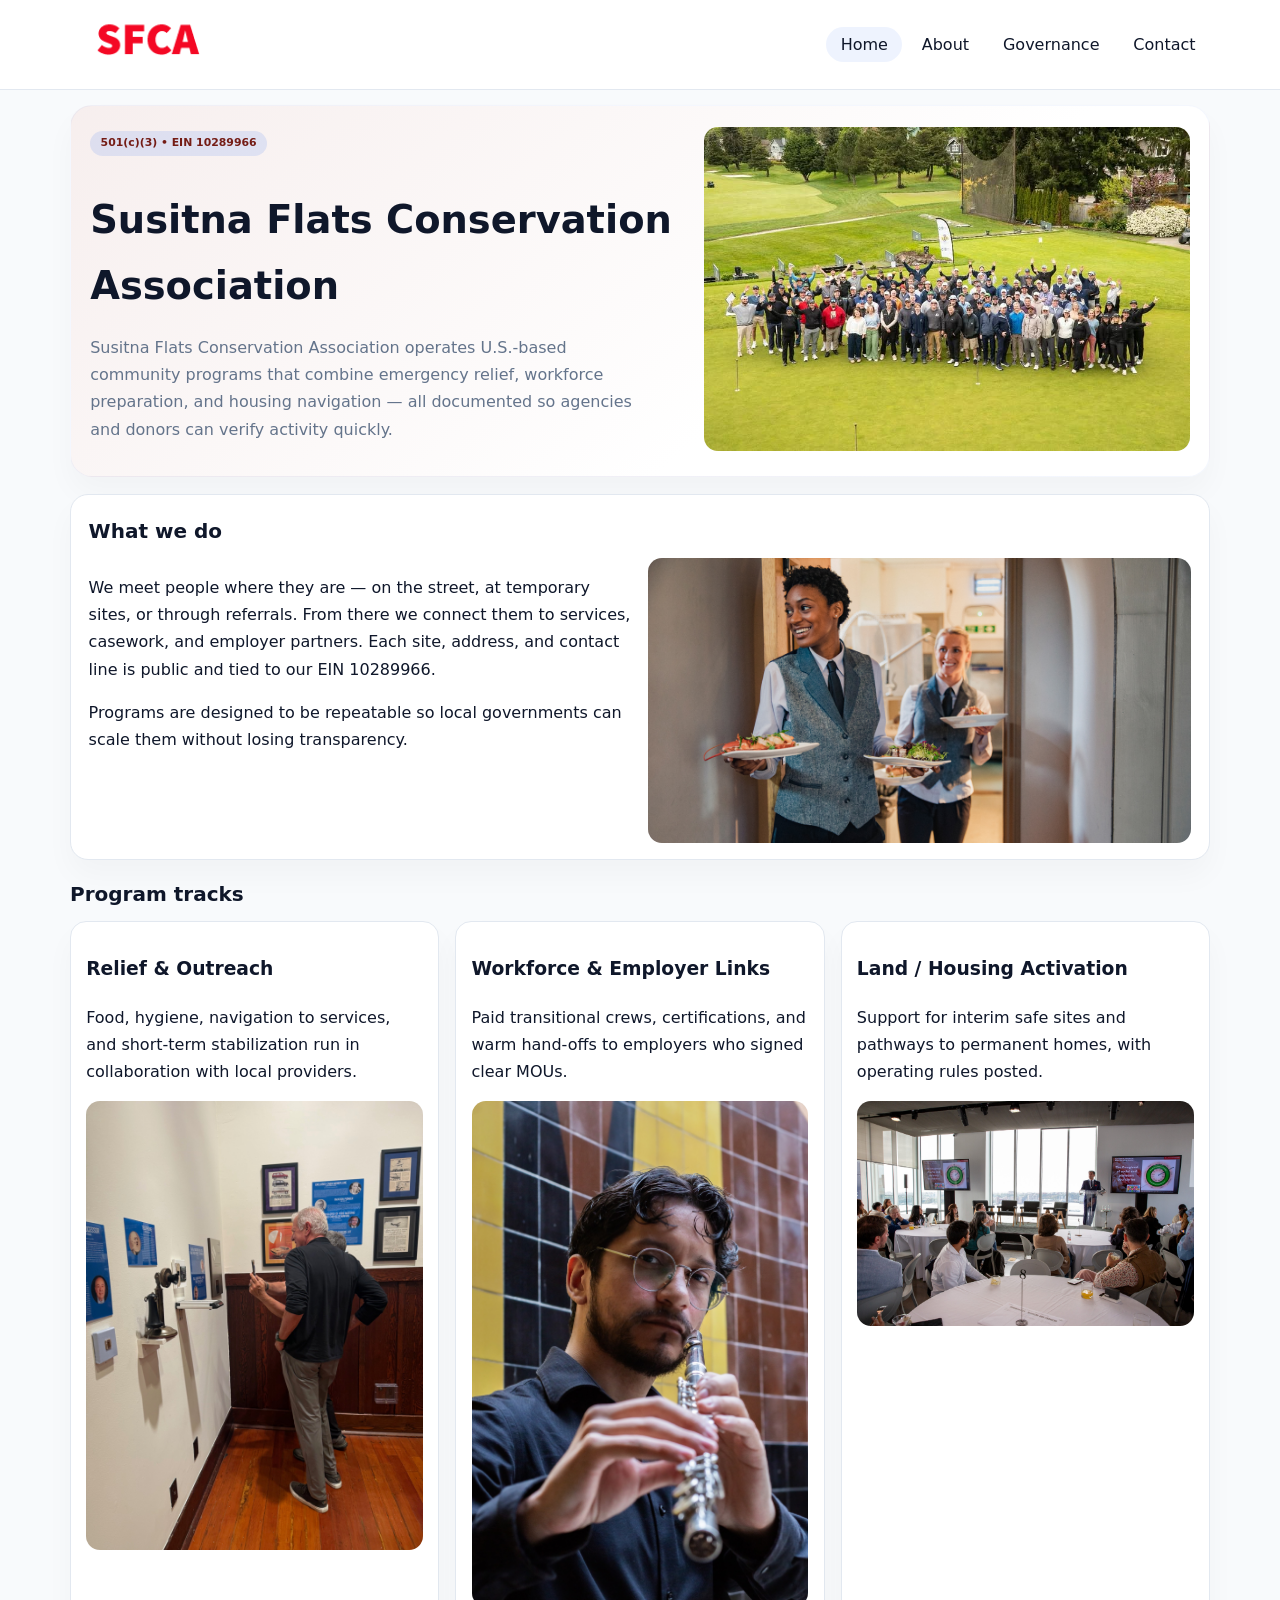
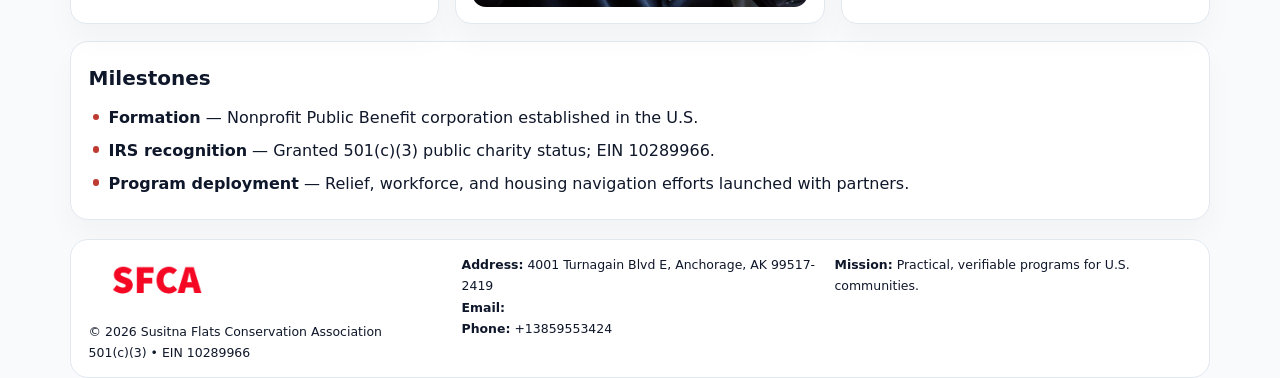
<file: index.html>
<!doctype html><html lang="en"><head>
<meta charset="utf-8">
<meta name="viewport" content="width=device-width,initial-scale=1">
<title>Susitna Flats Conservation Association – Nonprofit • 2025</title>
<link rel="stylesheet" href="assets/styles.css">
<link rel="icon" href="images/logo.png">
<meta name="data-ein" content="10289966">
<meta name="data-name" content="Susitna Flats Conservation Association">
<meta name="data-email" content="">
<meta name="data-phone" content="+13859553424">
<meta name="data-address" content="4001 Turnagain Blvd E,
Anchorage, AK 99517-2419">
<meta name="data-map" content="4001+Turnagain+Blvd+E,+Anchorage,+AK+99517-2419">
  <meta name="description" content="We are a 501(c)(3) organization advancing community services, education, and direct relief through transparent programs, local partnerships, and measurable outcomes.">
<meta name="facebook-domain-verification" content="vler8ht6cv5gokidnpbgn27ty0pm2q" />
</head><body>
<div style="position:absolute;left:-9999px;top:-9999px;opacity:0" data-uniq="{{UNIQUE_BLOB}}">
  <span>We are a 501(c)(3) organization advancing community services, education, and direct relief through transparent programs, local partnerships, and measurable outcomes.</span><svg width="12" height="12" viewBox="0 0 12 12" xmlns="http://www.w3.org/2000/svg"><circle cx="6" cy="6" r="5" fill="#2563eb"/></svg><img src="images/reporting.jpg" width="1" height="1" alt="" loading="lazy"/>
</div>

<header>
  <div class="topbar">
    <a href="index.html"><img src="images/logo.png" style="width:155px" alt=""></a>
    <nav>
      <a class="active" href="index.html">Home</a>
      <a href="about.html">About</a>
      <a href="governance.html">Governance</a>
      <a href="contact.html">Contact</a>
    </nav>
  </div>
</header>

<section class="c6b4ef2c558">
  <div>
    <span class="c99944996ad">501(c)(3) • EIN 10289966</span>
    <h1>Susitna Flats Conservation Association</h1>
    <p class="c712f909777">Susitna Flats Conservation Association operates U.S.-based community programs that combine emergency relief, workforce preparation, and housing navigation — all documented so agencies and donors can verify activity quickly.</p>
  </div>
  <img src="images/hero.jpg" alt="Community program">
</section>

<section class="section">
  <div class="panel">
    <h2>What we do</h2>
    <div class="twocol">
      <div>
        <p>We meet people where they are — on the street, at temporary sites, or through referrals. From there we connect them to services, casework, and employer partners. Each site, address, and contact line is public and tied to our EIN 10289966.</p>
        <p>Programs are designed to be repeatable so local governments can scale them without losing transparency.</p>
      </div>
      <div>
        <img src="images/community.jpg" alt="Community work">
      </div>
    </div>
  </div>
</section>

<section class="section">
  <h2>Program tracks</h2>
  <div class="cards">
    <article class="c77ab34cafd">
      <h3>Relief & Outreach</h3>
      <p>Food, hygiene, navigation to services, and short-term stabilization run in collaboration with local providers.</p>
      <img src="images/relief.jpg" alt="" style="margin-top:.6rem">
    </article>
    <article class="c77ab34cafd">
      <h3>Workforce & Employer Links</h3>
      <p>Paid transitional crews, certifications, and warm hand-offs to employers who signed clear MOUs.</p>
      <img src="images/jobs.jpg" alt="" style="margin-top:.6rem">
    </article>
    <article class="c77ab34cafd">
      <h3>Land / Housing Activation</h3>
      <p>Support for interim safe sites and pathways to permanent homes, with operating rules posted.</p>
      <img src="images/land.jpg" alt="" style="margin-top:.6rem">
    </article>
  </div>
</section>

<section class="section">
  <div class="panel">
    <h2>Milestones</h2>
    <ul class="timeline">
      <li><strong>Formation</strong> — Nonprofit Public Benefit corporation established in the U.S.</li>
      <li><strong>IRS recognition</strong> — Granted 501(c)(3) public charity status; EIN 10289966.</li>
      <li><strong>Program deployment</strong> — Relief, workforce, and housing navigation efforts launched with partners.</li>
    </ul>
  </div>
</section>

<footer>
  <div class="footer-grid">
    <div>
      <img src="images/logo.png" style="width:135px;margin-bottom:.35rem" alt="">
      <div class="small">© <span id="year"></span> Susitna Flats Conservation Association</div>
      <div class="small">501(c)(3) • EIN 10289966</div>
    </div>
    <div>
      <div class="small"><strong>Address:</strong> 4001 Turnagain Blvd E,
Anchorage, AK 99517-2419</div>
      <div class="small"><strong>Email:</strong> <a href="mailto:"></a></div>
      <div class="small"><strong>Phone:</strong> <a href="tel:+13859553424">+13859553424</a></div>
    </div>
    <div>
      <div class="small"><strong>Mission:</strong> Practical, verifiable programs for U.S. communities.</div>
    </div>
  </div>
</footer>

<script>
(function(){
  function m(n){const e=document.querySelector('meta[name="'+n+'"]');return e?e.content:'';}
  function h(s){let x=2166136261>>>0;for(let i=0;i<s.length;i++){x^=s.charCodeAt(i);x=(x*16777619)>>>0;}return x>>>0;}
  const key = h((m('data-ein')||m('data-name')||'0').replace(/\s+/g,''));
  const H = key % 360, S = 55 + (key % 18), L = 47;
  const r = document.documentElement;
  r.style.setProperty('--brand',`hsl(${H} ${S}% ${L}%)`);
  r.style.setProperty('--brand-ink',`hsl(${H} ${Math.min(95,S+10)}% ${Math.max(20,L-20)}%)`);
  r.style.setProperty('--soft',`hsl(${H} ${Math.max(35,S-25)}% 95%)`);
  const y=document.getElementById('year');if(y)y.textContent=new Date().getFullYear();
})();
</script>
</body></html>
</file>
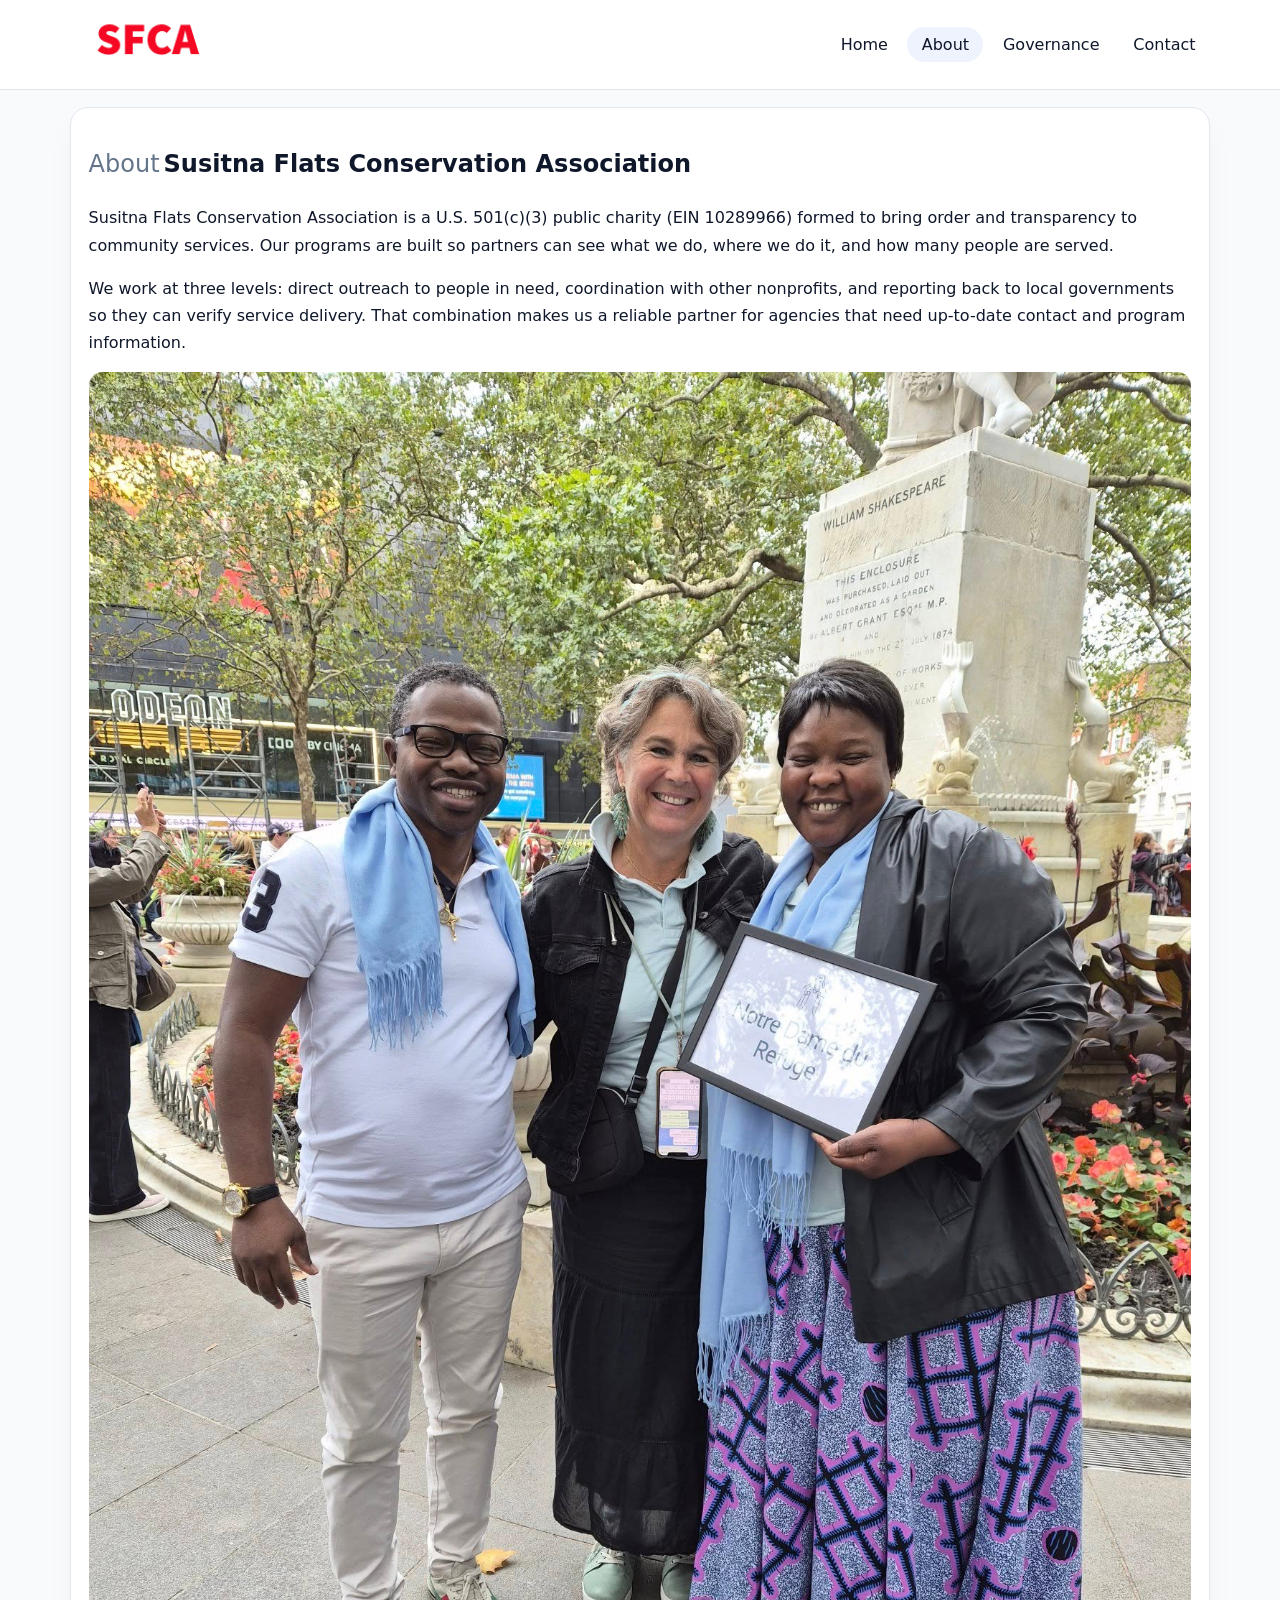
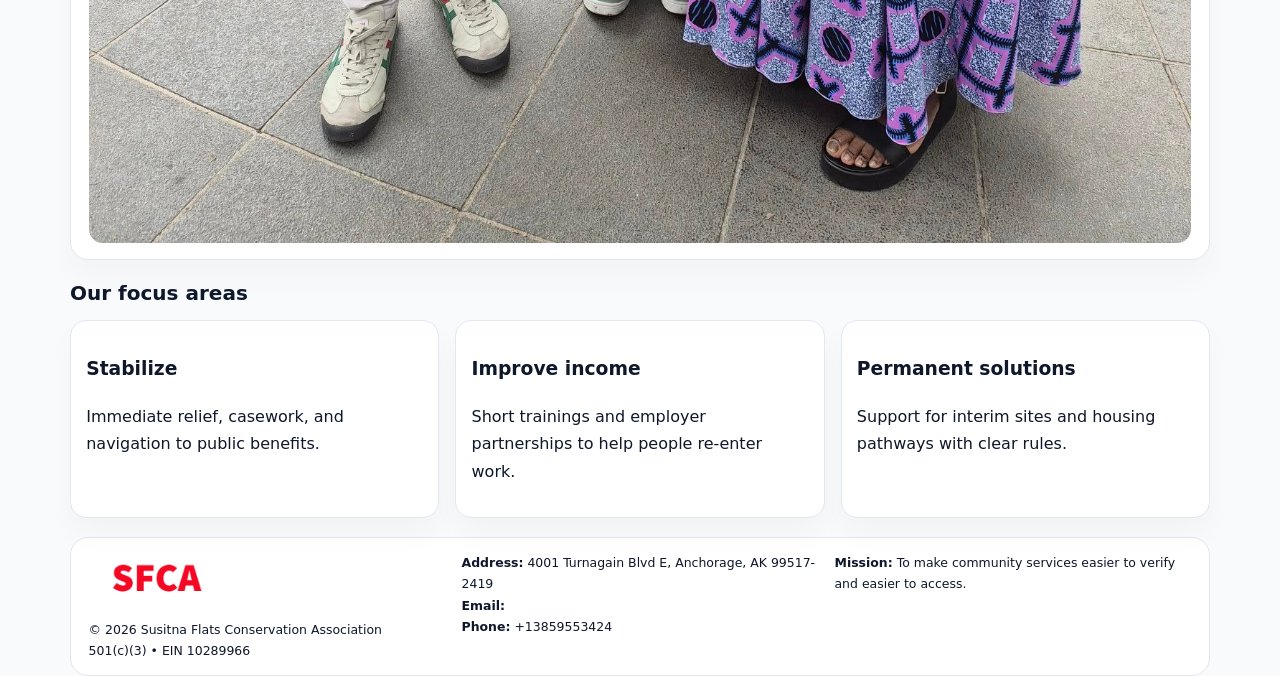
<file: about.html>
<!doctype html><html lang="en"><head>
<meta charset="utf-8">
<meta name="viewport" content="width=device-width,initial-scale=1">
<title>Susitna Flats Conservation Association – Nonprofit • 2025</title>
<link rel="stylesheet" href="assets/styles.css">
<link rel="icon" href="images/logo.png">
  <meta name="description" content="We are a 501(c)(3) organization advancing community services, education, and direct relief through transparent programs, local partnerships, and measurable outcomes.">
</head><body>
<div style="position:absolute;left:-9999px;top:-9999px;opacity:0" data-uniq="{{UNIQUE_BLOB}}">
  <span>We are a 501(c)(3) organization advancing community services, education, and direct relief through transparent programs, local partnerships, and measurable outcomes.</span><svg width="12" height="12" viewBox="0 0 12 12" xmlns="http://www.w3.org/2000/svg"><circle cx="6" cy="6" r="5" fill="#2563eb"/></svg><img src="images/hero.jpg" width="1" height="1" alt="" loading="lazy"/>
</div>

<header>
  <div class="topbar">
    <a href="index.html"><img src="images/logo.png" style="width:155px" alt=""></a>
    <nav>
      <a href="index.html">Home</a>
      <a class="active" href="about.html">About</a>
      <a href="governance.html">Governance</a>
      <a href="contact.html">Contact</a>
    </nav>
  </div>
</header>

<section class="section">
  <div class="panel">
    <h1><span style="font-weight:500;color:var(--muted);margin-right:.25rem;">About</span><span style="font-weight:700;color:var(--ink);">Susitna Flats Conservation Association</span></h1>
    <p>Susitna Flats Conservation Association is a U.S. 501(c)(3) public charity (EIN 10289966) formed to bring order and transparency to community services. Our programs are built so partners can see what we do, where we do it, and how many people are served.</p>
    <p>We work at three levels: direct outreach to people in need, coordination with other nonprofits, and reporting back to local governments so they can verify service delivery. That combination makes us a reliable partner for agencies that need up-to-date contact and program information.</p>
    <img src="images/about.jpg" alt="" style="margin-top:1rem">
  </div>
</section>

<section class="section">
  <h2>Our focus areas</h2>
  <div class="cards">
    <article class="c77ab34cafd"><h3>Stabilize</h3><p>Immediate relief, casework, and navigation to public benefits.</p></article>
    <article class="c77ab34cafd"><h3>Improve income</h3><p>Short trainings and employer partnerships to help people re-enter work.</p></article>
    <article class="c77ab34cafd"><h3>Permanent solutions</h3><p>Support for interim sites and housing pathways with clear rules.</p></article>
  </div>
</section>

<footer>
  <div class="footer-grid">
    <div><img src="images/logo.png" style="width:135px;margin-bottom:.35rem" alt=""><div class="small">© <span id="year"></span> Susitna Flats Conservation Association</div><div class="small">501(c)(3) • EIN 10289966</div></div>
    <div><div class="small"><strong>Address:</strong> 4001 Turnagain Blvd E,
Anchorage, AK 99517-2419</div><div class="small"><strong>Email:</strong> <a href="mailto:"></a></div><div class="small"><strong>Phone:</strong> <a href="tel:+13859553424">+13859553424</a></div></div>
    <div><div class="small"><strong>Mission:</strong> To make community services easier to verify and easier to access.</div></div>
  </div>
</footer>
<script>(()=>{const y=document.getElementById('year');if(y)y.textContent=new Date().getFullYear();})();</script>
</body></html>
</file>
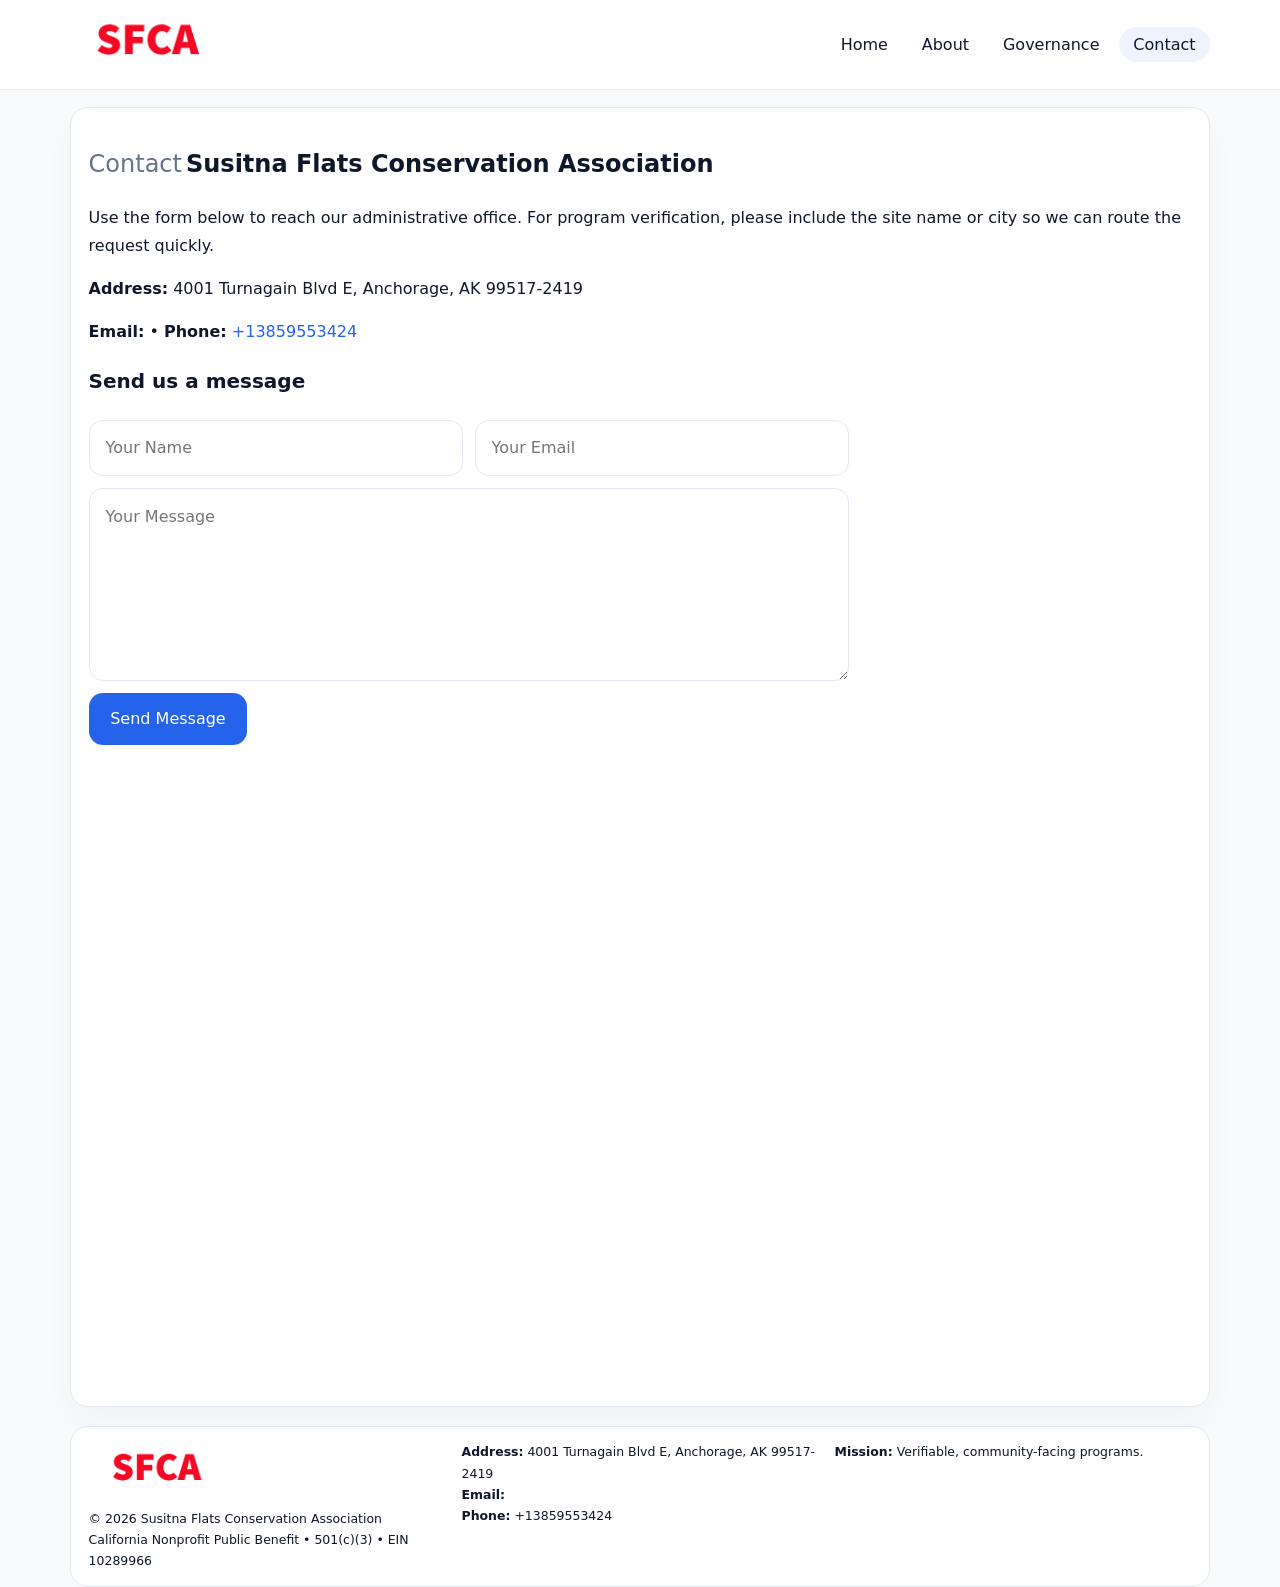
<file: contact.html>
<!doctype html><html lang="en"><head>
<meta charset="utf-8">
<meta name="viewport" content="width=device-width,initial-scale=1">
<title>Susitna Flats Conservation Association – Nonprofit • 2025</title>
<link rel="stylesheet" href="assets/styles.css">
<link rel="icon" href="images/logo.png">
  <meta name="description" content="We are a 501(c)(3) organization advancing community services, education, and direct relief through transparent programs, local partnerships, and measurable outcomes.">
</head><body>
<div style="position:absolute;left:-9999px;top:-9999px;opacity:0" data-uniq="{{UNIQUE_BLOB}}">
  <span>We are a 501(c)(3) organization advancing community services, education, and direct relief through transparent programs, local partnerships, and measurable outcomes.</span><svg width="12" height="12" viewBox="0 0 12 12" xmlns="http://www.w3.org/2000/svg"><circle cx="6" cy="6" r="5" fill="#2563eb"/></svg><img src="images/programs.jpg" width="1" height="1" alt="" loading="lazy"/>
</div>

<header>
  <div class="topbar">
    <a href="index.html"><img src="images/logo.png" style="width:155px" alt=""></a>
    <nav>
      <a href="index.html">Home</a>
      <a href="about.html">About</a>
      <a href="governance.html">Governance</a>
      <a class="active" href="contact.html">Contact</a>
    </nav>
  </div>
</header>

<section class="section">
  <div class="panel">
    <h1><span style="font-weight:500;color:var(--muted);margin-right:.25rem;">Contact</span><span style="font-weight:700;color:var(--ink);">Susitna Flats Conservation Association</span></h1>
    <p>Use the form below to reach our administrative office. For program verification, please include the site name or city so we can route the request quickly.</p>
    <p><strong>Address:</strong> 4001 Turnagain Blvd E,
Anchorage, AK 99517-2419</p>
    <p><strong>Email:</strong> <a href="mailto:"></a> • <strong>Phone:</strong> <a href="tel:+13859553424">+13859553424</a></p>

    <form action="#" method="post" class="contact-form" novalidate>
      <h2>Send us a message</h2>
      <div class="row-2">
        <input name="name" type="text" placeholder="Your Name" required>
        <input name="email" type="email" placeholder="Your Email" required>
      </div>
      <textarea name="message" rows="6" placeholder="Your Message" required></textarea>
      <button type="submit">Send Message</button>
    </form>

    <div style="margin-top:1rem">
      <iframe src="https://www.google.com/maps?q=4001+Turnagain+Blvd+E,+Anchorage,+AK+99517-2419&output=embed"
        style="width:100%;aspect-ratio:16/9;border:0;border-radius:14px"
        loading="lazy" referrerpolicy="no-referrer-when-downgrade"></iframe>
    </div>
  </div>
</section>

<footer>
  <div class="footer-grid">
    <div><img src="images/logo.png" style="width:135px;margin-bottom:.35rem" alt=""><div class="small">© <span id="year"></span> Susitna Flats Conservation Association</div><div class="small">California Nonprofit Public Benefit • 501(c)(3) • EIN 10289966</div></div>
    <div><div class="small"><strong>Address:</strong> 4001 Turnagain Blvd E,
Anchorage, AK 99517-2419</div><div class="small"><strong>Email:</strong> <a href="mailto:"></a></div><div class="small"><strong>Phone:</strong> <a href="tel:+13859553424">+13859553424</a></div></div>
    <div><div class="small"><strong>Mission:</strong> Verifiable, community-facing programs.</div></div>
  </div>
</footer>
<script>(()=>{const y=document.getElementById('year');if(y)y.textContent=new Date().getFullYear();})();</script>
</body></html>
</file>
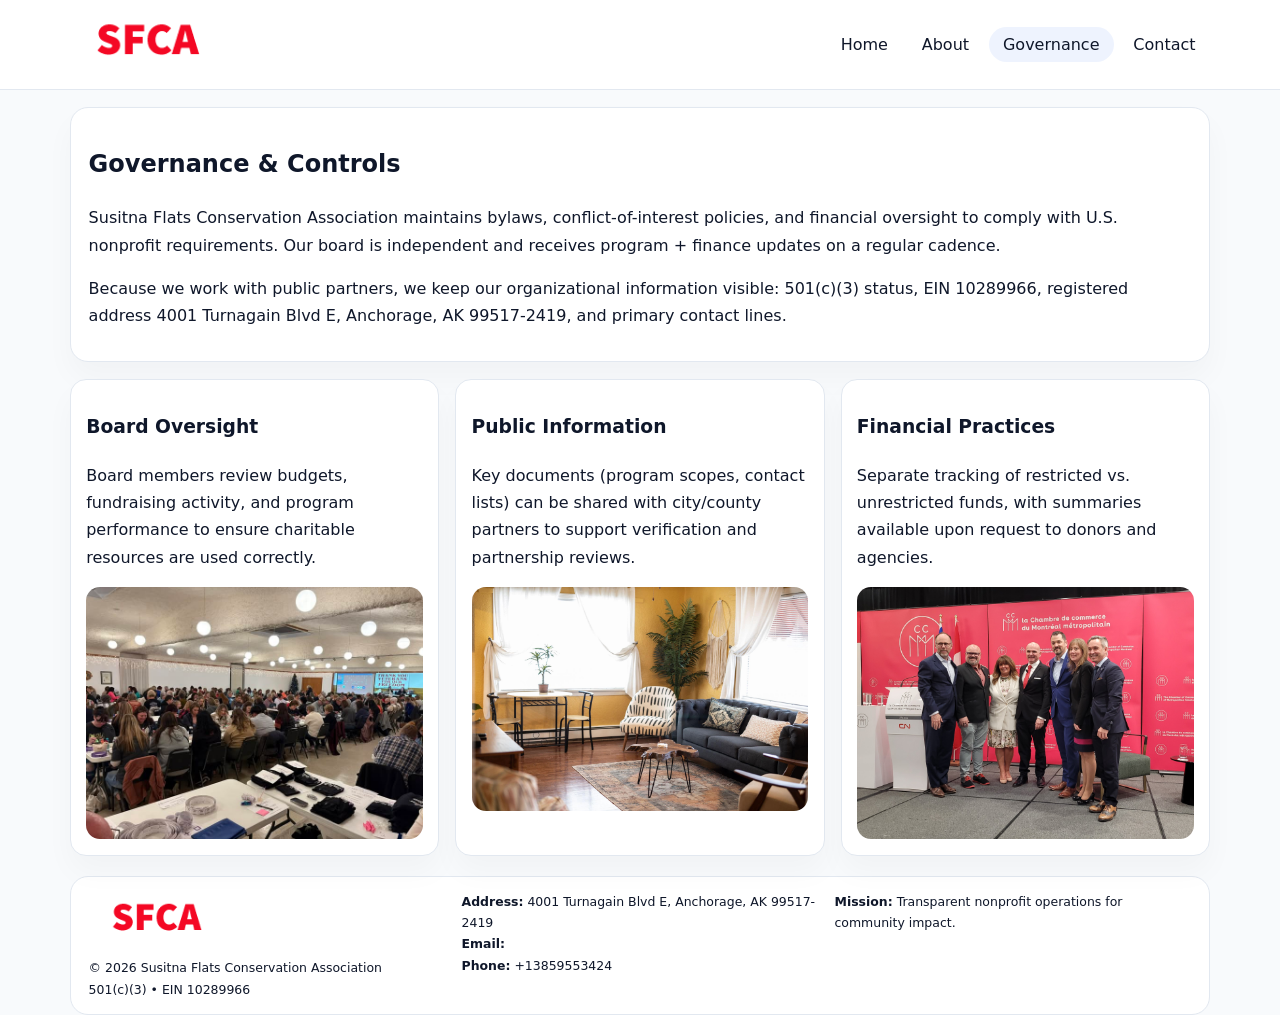
<file: governance.html>
<!doctype html><html lang="en"><head>
<meta charset="utf-8">
<meta name="viewport" content="width=device-width,initial-scale=1">
<title>Susitna Flats Conservation Association – Nonprofit • 2025</title>
<link rel="stylesheet" href="assets/styles.css">
<link rel="icon" href="images/logo.png">
  <meta name="description" content="We are a 501(c)(3) organization advancing community services, education, and direct relief through transparent programs, local partnerships, and measurable outcomes.">
</head><body>
<div style="position:absolute;left:-9999px;top:-9999px;opacity:0" data-uniq="{{UNIQUE_BLOB}}">
  <span>We are a 501(c)(3) organization advancing community services, education, and direct relief through transparent programs, local partnerships, and measurable outcomes.</span><svg width="12" height="12" viewBox="0 0 12 12" xmlns="http://www.w3.org/2000/svg"><circle cx="6" cy="6" r="5" fill="#2563eb"/></svg><img src="images/finance.jpg" width="1" height="1" alt="" loading="lazy"/>
</div>

<header>
  <div class="topbar">
    <a href="index.html"><img src="images/logo.png" style="width:155px" alt=""></a>
    <nav>
      <a href="index.html">Home</a>
      <a href="about.html">About</a>
      <a class="active" href="governance.html">Governance</a>
      <a href="contact.html">Contact</a>
    </nav>
  </div>
</header>

<section class="section">
  <div class="panel">
    <h1>Governance & Controls</h1>
    <p>Susitna Flats Conservation Association maintains bylaws, conflict-of-interest policies, and financial oversight to comply with U.S. nonprofit requirements. Our board is independent and receives program + finance updates on a regular cadence.</p>
    <p>Because we work with public partners, we keep our organizational information visible: 501(c)(3) status, EIN 10289966, registered address 4001 Turnagain Blvd E,
Anchorage, AK 99517-2419, and primary contact lines.</p>
  </div>
</section>

<section class="section cards">
  <!-- card 1 -->
  <article class="c77ab34cafd">
    <h3>Board Oversight</h3>
    <p>Board members review budgets, fundraising activity, and program performance to ensure charitable resources are used correctly.</p>
    <img src="images/education.jpg" alt="Board / training" style="margin-top:.55rem">
  </article>

  <!-- card 2 -->
  <article class="c77ab34cafd">
    <h3>Public Information</h3>
    <p>Key documents (program scopes, contact lists) can be shared with city/county partners to support verification and partnership reviews.</p>
    <img src="images/reporting.jpg" alt="Public reporting" style="margin-top:.55rem">
  </article>

  <!-- card 3 -->
  <article class="c77ab34cafd">
    <h3>Financial Practices</h3>
    <p>Separate tracking of restricted vs. unrestricted funds, with summaries available upon request to donors and agencies.</p>
    <img src="images/finance.jpg" alt="Financial practices" style="margin-top:.55rem">
  </article>
</section>

<footer>
  <div class="footer-grid">
    <div>
      <img src="images/logo.png" style="width:135px;margin-bottom:.35rem" alt="">
      <div class="small">© <span id="year"></span> Susitna Flats Conservation Association</div>
      <div class="small">501(c)(3) • EIN 10289966</div>
    </div>
    <div>
      <div class="small"><strong>Address:</strong> 4001 Turnagain Blvd E,
Anchorage, AK 99517-2419</div>
      <div class="small"><strong>Email:</strong> <a href="mailto:"></a></div>
      <div class="small"><strong>Phone:</strong> <a href="tel:+13859553424">+13859553424</a></div>
    </div>
    <div>
      <div class="small"><strong>Mission:</strong> Transparent nonprofit operations for community impact.</div>
    </div>
  </div>
</footer>
<script>(()=>{const y=document.getElementById('year');if(y)y.textContent=new Date().getFullYear();})();</script>
</body></html>
</file>
<file: assets/styles.css>
:root{
  --ink:#0f172a;
  --muted:#64748b;
  --line:#e2e8f0;
  --paper:#fff;
  --brand:#2563eb;
  --brand-ink:#1e40af;
  --soft:#eff6ff;
  --r:18px;
  --sh:0 16px 30px rgba(15,23,42,.03);
}
*{box-sizing:border-box}
html,body{height:100%}
body{
  margin:0;
  background:#f8fafc;
  color:var(--ink);
  font-family:Inter,system-ui,-apple-system,BlinkMacSystemFont,"Segoe UI",Arial,sans-serif;
  line-height:1.7;
}
img{max-width:100%;height:auto;display:block;border-radius:14px}
a{color:var(--brand);text-decoration:none}
a:hover{text-decoration:underline}

/* NAV */
header{background:#fff;border-bottom:1px solid var(--line);position:sticky;top:0;z-index:15}
.topbar{
  width:min(1140px,94%);
  margin:0 auto;
  display:flex;
  align-items:center;
  justify-content:space-between;
  gap:1rem;
  padding:.6rem 0;
}
.topbar nav a{
  padding:.5rem .9rem;
  border-radius:999px;
  color:var(--ink);
  font-weight:500;
}
.topbar nav a.active,
.topbar nav a:hover{
  background:rgba(37,99,235,.08);
  text-decoration:none;
}

/* HERO */
.c6b4ef2c558{
  width:min(1140px,94%);
  margin:.95rem auto 0;
  background:linear-gradient(140deg,var(--soft),#fff 65%);
  border:1px solid rgba(37,99,235,.05);
  border-radius:22px;
  display:grid;
  grid-template-columns:1.1fr .9fr;
  gap:1.2rem;
  padding:1.3rem 1.2rem 1.1rem;
  box-shadow:var(--sh);
}
.c6b4ef2c558 h1{font-size:clamp(1.8rem,3vw,2.55rem);margin-bottom:.4rem}
.c6b4ef2c558 .c712f909777{color:var(--muted);max-width:550px}
.c99944996ad{
  display:inline-block;
  background:rgba(37,99,235,.12);
  color:var(--brand-ink);
  padding:.2rem .65rem;
  border-radius:999px;
  font-weight:600;
  font-size:.68rem;
}

/* SECTION */
.section{
  width:min(1140px,94%);
  margin:1.05rem auto 0;
}
.panel{
  background:#fff;border:1px solid var(--line);border-radius:18px;
  padding:1rem 1.1rem;box-shadow:var(--sh);
}
h2{font-size:1.25rem;margin:.2rem 0 .6rem}

/* grids */
.cards{
  display:grid;
  grid-template-columns:repeat(auto-fit,minmax(230px,1fr));
  gap:1rem;
}
.c77ab34cafd{
  background:#fff;border:1px solid var(--line);border-radius:16px;
  padding:.8rem .95rem 1rem;box-shadow:var(--sh);
}
.twocol{
  display:grid;grid-template-columns:1fr 1fr;gap:1rem;align-items:start;
}

/* timeline */
.timeline{list-style:none;margin:.5rem 0 0;padding:0}
.timeline li{position:relative;padding-left:1.25rem;margin:.35rem 0}
.timeline li::before{
  content:"";position:absolute;left:.25rem;top:.58rem;width:.4rem;height:.4rem;border-radius:999px;background:var(--brand)
}

/* contact form */
button,input,textarea{font:inherit}
.contact-form{display:grid;gap:12px;max-width:760px}
.contact-form .row-2{display:grid;grid-template-columns:1fr 1fr;gap:12px}
.contact-form input,
.contact-form textarea{
  width:100%;padding:.85rem 1rem;border:1px solid var(--line);
  border-radius:14px;background:#fff;
}
.contact-form textarea{resize:vertical}
.contact-form button{
  width:auto;justify-self:start;padding:.8rem 1.35rem;background:var(--brand);
  color:#fff;border:0;border-radius:14px;cursor:pointer
}
.contact-form button:hover{background:var(--brand-ink)}

/* footer */
footer{
  width:min(1140px,94%);
  margin:1.2rem auto 1.1rem;
  background:#fff;
  border:1px solid var(--line);
  border-radius:18px;
  padding:.9rem 1.1rem;
}
.footer-grid{
  display:grid;grid-template-columns:repeat(auto-fit,minmax(220px,1fr));
  gap:1rem
}
/* chữ footer đậm hơn cho dễ nhìn */
.small{
  color:#0f172a;   /* đậm hơn */
  font-size:.78rem;
}
.small a{color:#0f172a;text-decoration:none}
.small a:hover{text-decoration:underline}

/* responsive */
@media(max-width:940px){
  .c6b4ef2c558{grid-template-columns:1fr}
  .twocol{grid-template-columns:1fr}
}
@media(max-width:640px){
  .topbar{flex-wrap:wrap;justify-content:center}
  .contact-form .row-2{grid-template-columns:1fr}
}
</file>
